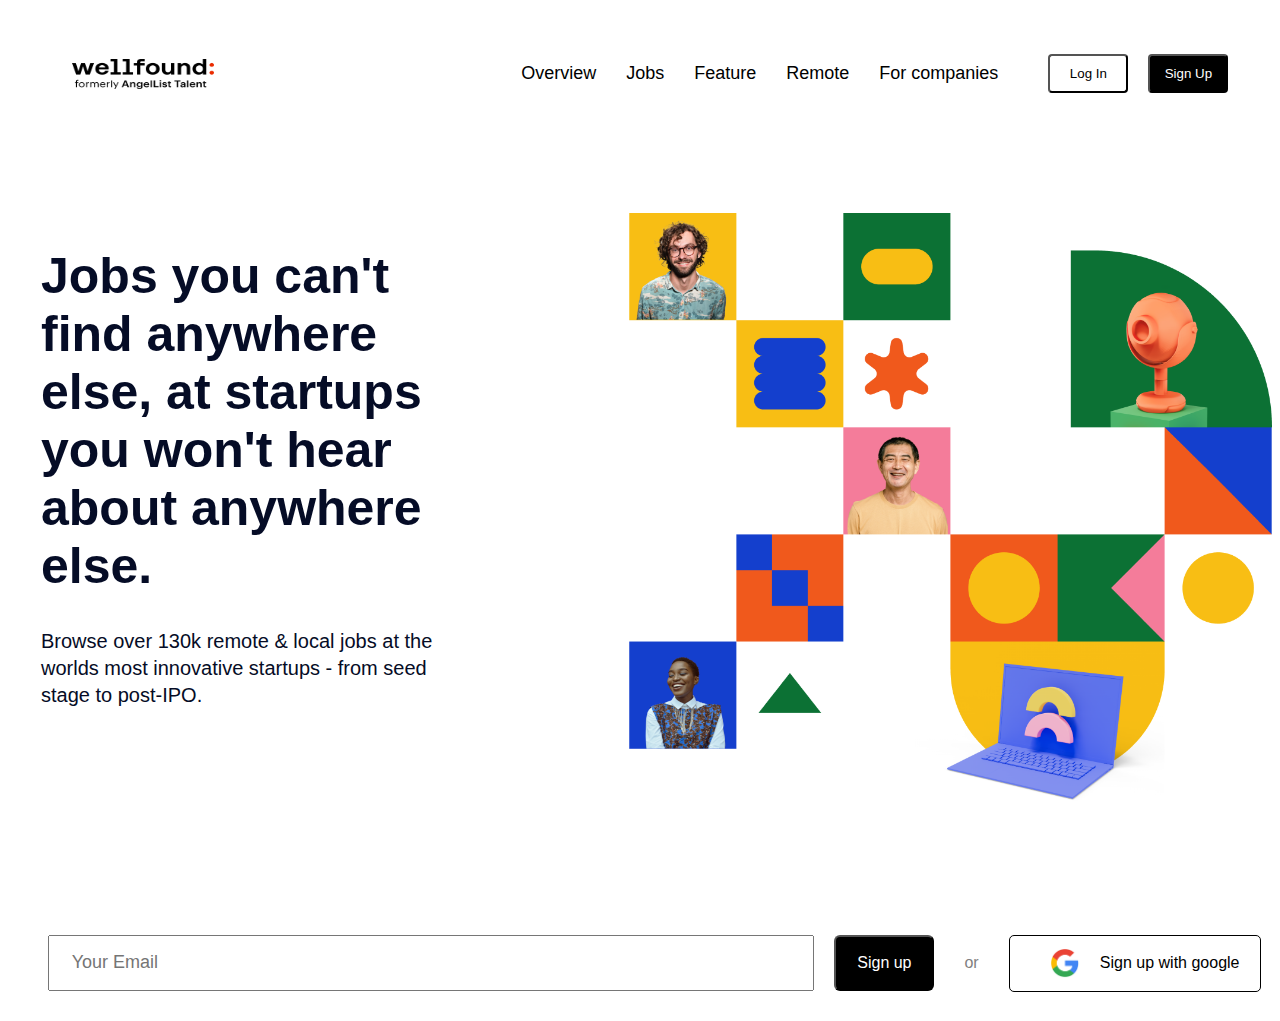
<file: index.html>
<!DOCTYPE html>
<html lang="en">
<head>
    <meta charset="UTF-8">
    <meta http-equiv="X-UA-Compatible" content="IE=edge">
    <meta name="viewport" content="width=device-width, initial-scale=1.0">
    <title>anget.co</title>
    <link rel="stylesheet" href="style.css">
</head>
<body>
    <header class="header">
        <div class="left"><img class="logo" src="logo2.png" alt=""></div>


     <div class="right">
          <ul class="menu">

            <li>Overview</li>
            <li>Jobs</li>
             <li>Feature </li>
             <li>Remote</li>
             <li>For companies</li>
             

          </ul>
          <div class="menu_right"> 
            <ul>
            <li><button class="loginbtn">Log In</button></li>
             <li><button class="signupbtn">Sign Up</button> </li>
            </ul>
          </div>

        </div>




    </header>
    <div class="mainc_contanier">      
        <div class="Left-container"> <h1>Jobs you can't find anywhere else, at startups you won't hear <br> about anywhere else.</h1>
            <div> <p> Browse over 130k remote & local jobs at the worlds most innovative startups - from seed stage to post-IPO.</p></div> 
        </div> 
        <div class="Right-container"></div><img src="hero.webp" alt="">
        </div>
         <div class="sub_container1">
          <input class="email_sumit" type="email" name="" placeholder=" Your Email" id="stati_text">
          <button class="signup_e">Sign up</button>
          <span style="color: gray;" class="sp_or">or</span>



          <div class="div_sig_up_with_g">
            <img class="google_glogo" src="images.png" alt="">
            <p >Sign up with google</p>
          </div>

         </div>    
</body>
</html>
</file>
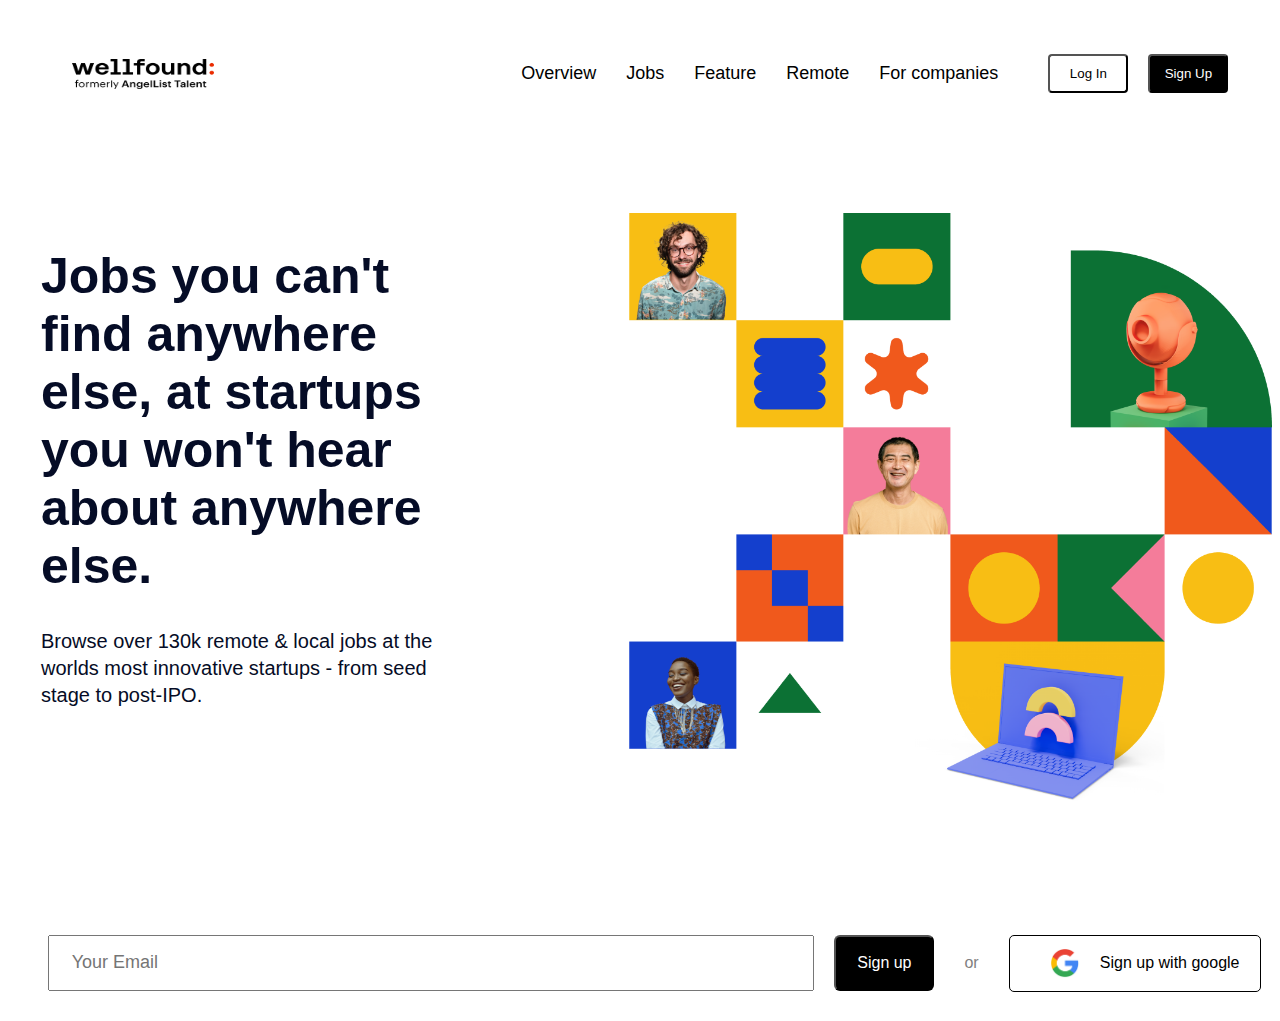
<file: index.html.html>
<!DOCTYPE html>
<html lang="en">
<head>
    <meta charset="UTF-8">
    <meta http-equiv="X-UA-Compatible" content="IE=edge">
    <meta name="viewport" content="width=device-width, initial-scale=1.0">
    <title>anget.co</title>
    <link rel="stylesheet" href="style.css">
</head>
<body>
    <header class="header">
        <div class="left"><img class="logo" src="logo2.png" alt=""></div>


     <div class="right">
          <ul class="menu">

            <li>Overview</li>
            <li>Jobs</li>
             <li>Feature </li>
             <li>Remote</li>
             <li>For companies</li>
             

          </ul>
          <div class="menu_right"> 
            <ul>
            <li><button class="loginbtn">Log In</button></li>
             <li><button class="signupbtn">Sign Up</button> </li>
            </ul>
          </div>

        </div>




    </header>
    <div class="mainc_contanier">      
        <div class="Left-container"> <h1>Jobs you can't find anywhere else, at startups you won't hear <br> about anywhere else.</h1>
            <div> <p> Browse over 130k remote & local jobs at the worlds most innovative startups - from seed stage to post-IPO.</p></div> 
        </div> 
        <div class="Right-container"></div><img src="hero.webp" alt="">
        </div>
         <div class="sub_container1">
          <input class="email_sumit" type="email" name="" placeholder=" Your Email" id="stati_text">
          <button class="signup_e">Sign up</button>
          <span style="color: gray;" class="sp_or">or</span>



          <div class="div_sig_up_with_g">
            <img class="google_glogo" src="images.png" alt="">
            <p >Sign up with google</p>
          </div>

         </div>    
</body>
</html>
</file>
<file: style.css>
body{
    font-family: Graphik,Helvetica Neue,arial,Noto Sans,sans-serif,Apple Color Emoji,Segoe UI Emoji,Segoe UI Symbol,Noto Color Emoji;
}
li{
    list-style: none;
}
.header{
    display: flex;
    
    padding: 30px;
    width: 100%;
}
.left{
    display: flex;
    align-items: center;
    padding-left: 34px;
    width: 30%;

}
.logo{
    width: 142px;
    height: 30px;
}
.menu{
   display: flex;
   align-items: center;
}
.menu li{
    
    margin-left: 20px;
    font-weight: 500;
    font-size: 18px;
}
.menu li:hover{
    color: blue;
    border-bottom: 1px solid blue;
}
.menu li button{
    font-size: 14px;
    font-weight: bold;
}




.right{
    display: flex;
    justify-content: space-evenly;
    
   
    
    
}
.right li{
    
    padding-left: 10px;
}
.menu_right ul{

    display: flex;

}
.menu_right button{
    
    
    height: 39px;
    width: 80px;
    border-radius: 4px;
    border: -1px solid;
}
.menu_right .loginbtn{
    background-color: white;
}
.signupbtn{
     margin-left: 10px;
    background-color:black ;
    color: white;
    
}
.mainc_contanier{

    margin-top: 74px;
    height: 600px;
    display: flex;
    justify-content: space-between;
}
.Left-container{
    font-family: Graphik,Helvetica Neue,arial,Noto Sans,sans-serif,Apple Color Emoji,Segoe UI Emoji,Segoe UI Symbol,Noto Color Emoji;
    color: #050c26;
    max-width: 34%;
    font-size: 25px;
    width: 50%;
    margin-left: 33px;
}
.Left-container p{
    font-size: 20px;
    max-width: 393px;
    line-height: 27px;
   
}
.sub_container1{
    display: flex;
    align-items: center;
    height: 100px;
    width: 100%;
    margin-top: 100px;
    margin-left: 40px;
    
}
.email_sumit{
    width: 60%;
    height: 50px;
}
input::placeholder{
    font-size: 18px;
    padding-left: 15px;
}
.signup_e{
    height: 56px;
    width: 100px;
    background-color: black;
    color: white;
    border-radius: 6px;
    margin-left: 20px;
    font-weight: 500;
    font-size: 16px;
}
.signup_e:hover{
    background-color: blue;

}
.sp_or{
    margin-left: 30px;
}
.google_glogo{
    margin-left: 20px;


    width: 30px;
    height: 30px;
}
.div_sig_up_with_g{
    display: flex;
    align-items: center;
    justify-content: space-evenly;
    border: 1px solid;
    width: 250px;
    height: 55px;
    margin-left: 30px;
    border-radius: 5px;
}
.div_sig_up_with_g:hover{
    background-color: rgb(186, 190, 192);

}
</file>
